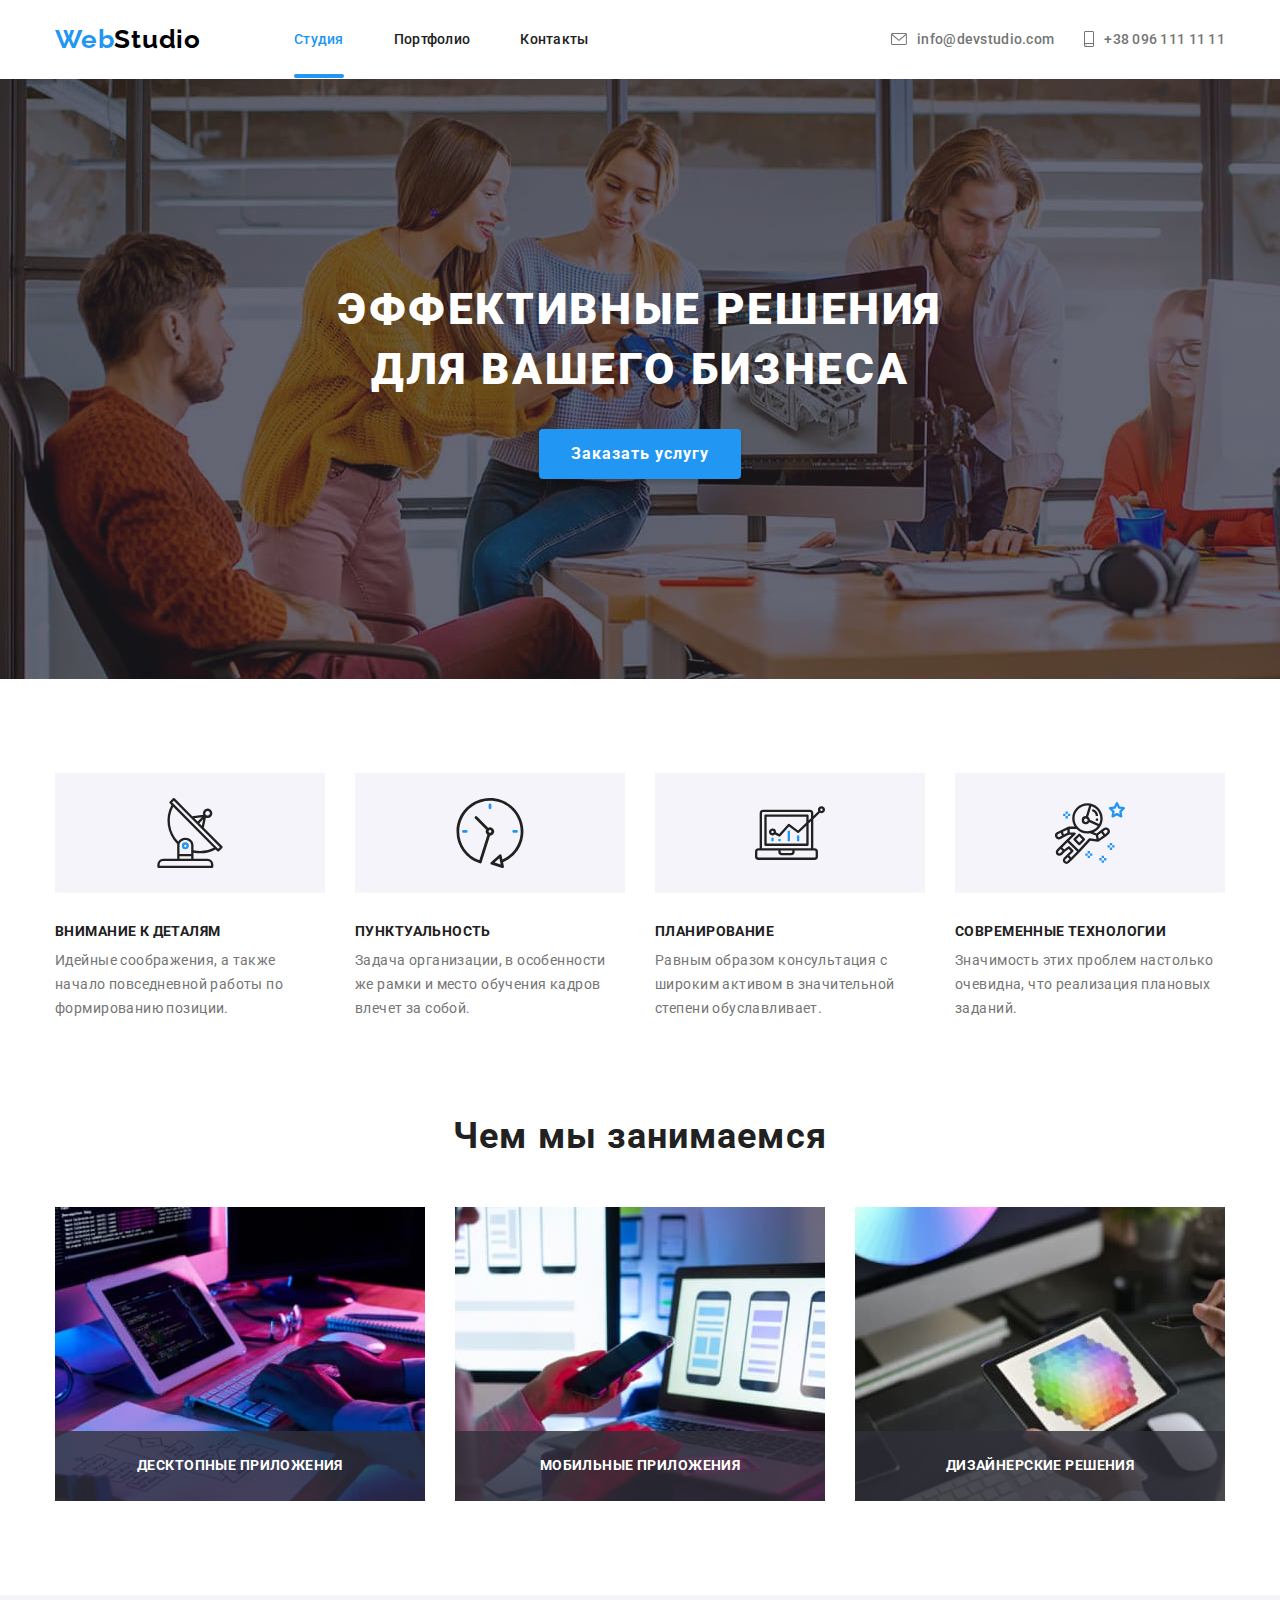
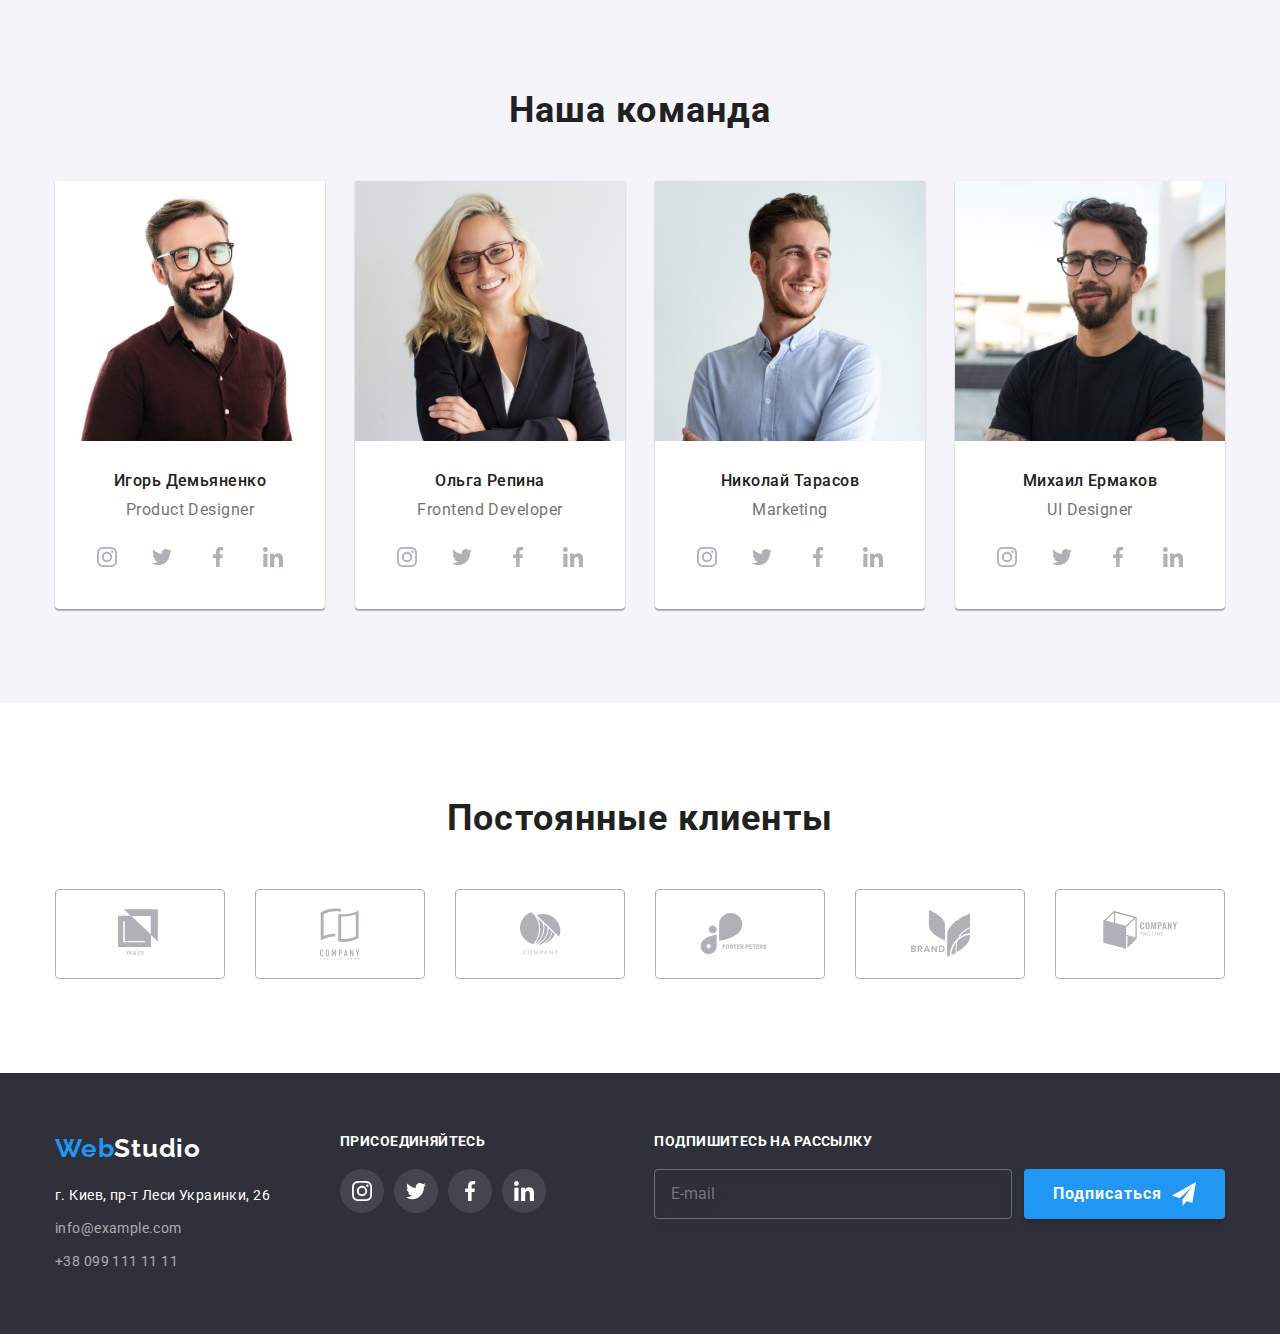
<file: index.html>
<!DOCTYPE html>
<html lang="ru">
  <head>
    <meta charset="UTF-8" />
    <meta name="viewport" content="width=device-width, initial-scale=1.0" />
    <title>Веб Студия</title>
    <link
      rel="stylesheet"
      href="https://cdnjs.cloudflare.com/ajax/libs/modern-normalize/1.0.0/modern-normalize.css"
    />
    <link
      href="https://fonts.googleapis.com/css2?family=Raleway:wght@700&family=Roboto:wght@400;500;700;900&display=swap"
      rel="stylesheet"
    />
    <link rel="stylesheet" href="./css/main.min.css" />
  </head>
  <body>
    <!-- HEADER -->
    <header class="header">
      <div class="container">
        <nav class="navigation">
          <a class="logo link" href="./index.html">
            <span class="logo-web">Web</span
            ><span class="logo-studio">Studio</span>
          </a>
          <ul class="navigation-list list">
            <li class="navigation-list-item">
              <a
                class="navigation-list-link link current-page"
                href="./index.html"
                >Студия</a
              >
            </li>
            <li class="navigation-list-item">
              <a class="navigation-list-link link" href="./portfolio.html"
                >Портфолио</a
              >
            </li>
            <li class="navigation-list-item">
              <a class="navigation-list-link link" href="">Контакты</a>
            </li>
          </ul>
        </nav>
        <address class="address">
          <ul class="address-list list">
            <li class="address-list-item">
              <a
                class="address-list-link link"
                href="mailto:info@devstudio.com"
              >
                <svg class="icon-address-svg" width="16" height="12">
                  <use href="./images/sprite.svg#icon-envelope"></use>
                </svg>
                info@devstudio.com</a
              >
            </li>
            <li class="address-list-item">
              <a class="address-list-link link" href="tel:+380961111111">
                <svg class="icon-address-svg" width="10" height="16">
                  <use href="./images/sprite.svg#icon-tel"></use>
                </svg>
                +38 096 111 11 11</a
              >
            </li>
          </ul>
        </address>
      </div>
    </header>
    <main>
      <!-- HEROE -->
      <section class="heroe">
        <div class="container">
          <h1 class="heroe-title">Эффективные решения для вашего бизнеса</h1>
          <button class="button" type="button" data-modal-open>
            Заказать услугу
          </button>
        </div>
      </section>
      <!-- ADVANTAGES -->
      <section class="advantages">
        <div class="container">
          <h1 class="visually-hidden">Преимущества</h1>
          <ul class="advantages-list list">
            <li class="advantages-list-item icon-antenna">
              <h3 class="advantages-list-subtitle">Внимание к деталям</h3>
              <p class="advantages-list-description">
                Идейные соображения, а также начало повседневной работы по
                формированию позиции.
              </p>
            </li>
            <li class="advantages-list-item icon-clock">
              <h3 class="advantages-list-subtitle">Пунктуальность</h3>
              <p class="advantages-list-description">
                Задача организации, в особенности же рамки и место обучения
                кадров влечет за собой.
              </p>
            </li>
            <li class="advantages-list-item icon-diagram">
              <h3 class="advantages-list-subtitle">Планирование</h3>
              <p class="advantages-list-description">
                Равным образом консультация с широким активом в значительной
                степени обуславливает.
              </p>
            </li>
            <li class="advantages-list-item icon-astronaut">
              <h3 class="advantages-list-subtitle">Современные технологии</h3>
              <p class="advantages-list-description">
                Значимость этих проблем настолько очевидна, что реализация
                плановых заданий.
              </p>
            </li>
          </ul>
        </div>
      </section>
      <!-- SERVICES -->
      <section class="services">
        <div class="container">
          <h2 class="titles">Чем мы занимаемся</h2>
          <ul class="services-list list">
            <li class="services-list-item">
              <img
                class="services-list-img"
                src="./images/services/service1.jpg"
                alt="Верстка сайтов"
                width="370"
                height="294"
              />
              <p class="service-list-description">Десктопные приложения</p>
            </li>
            <li class="services-list-item">
              <img
                class="services-list-img"
                src="./images/services/service2.jpg"
                alt="Создание приложений"
                width="370"
                height="294"
              />
              <p class="service-list-description">Мобильные приложения</p>
            </li>
            <li class="services-list-item">
              <img
                class="services-list-img"
                src="./images/services/service3.jpg"
                alt="Дизайн"
                width="370"
                height="294"
              />
              <p class="service-list-description">Дизайнерские решения</p>
            </li>
          </ul>
        </div>
      </section>
      <!-- TEAM -->
      <section class="team">
        <div class="container">
          <h2 class="titles">Наша команда</h2>
          <ul class="team-list list">
            <li class="team-list-item">
              <img
                class="team-list-img"
                src="./images/team/team1.jpg"
                alt="Игорь Демьяненко"
                width="270"
                height="260"
              />
              <div class="team-list-content">
                <h3 class="team-list-name">Игорь Демьяненко</h3>
                <p class="team-list-position" lang="en">Product Designer</p>
                <ul class="social-list list">
                  <li class="social-list-item">
                    <a class="social-list-link" href="">
                      <svg class="social-list-svg">
                        <use href="./images/sprite.svg#icon-instagram"></use>
                      </svg>
                    </a>
                  </li>
                  <li class="social-list-item">
                    <a class="social-list-link" href="">
                      <svg class="social-list-svg">
                        <use href="./images/sprite.svg#icon-twitter"></use>
                      </svg>
                    </a>
                  </li>
                  <li class="social-list-item">
                    <a class="social-list-link" href="">
                      <svg class="social-list-svg">
                        <use href="./images/sprite.svg#icon-facebook"></use>
                      </svg>
                    </a>
                  </li>
                  <li class="social-list-item">
                    <a class="social-list-link" href="">
                      <svg class="social-list-svg">
                        <use href="./images/sprite.svg#icon-linkedin"></use>
                      </svg>
                    </a>
                  </li>
                </ul>
              </div>
            </li>
            <li class="team-list-item">
              <img
                class="team-list-img"
                src="./images/team/team2.jpg"
                alt="Ольга Репина"
                width="270"
                height="260"
              />
              <div class="team-list-content">
                <h3 class="team-list-name">Ольга Репина</h3>
                <p class="team-list-position" lang="en">Frontend Developer</p>
                <ul class="social-list list">
                  <li class="social-list-item">
                    <a class="social-list-link" href="">
                      <svg class="social-list-svg">
                        <use href="./images/sprite.svg#icon-instagram"></use>
                      </svg>
                    </a>
                  </li>
                  <li class="social-list-item">
                    <a class="social-list-link" href="">
                      <svg class="social-list-svg">
                        <use href="./images/sprite.svg#icon-twitter"></use>
                      </svg>
                    </a>
                  </li>
                  <li class="social-list-item">
                    <a class="social-list-link" href="">
                      <svg class="social-list-svg">
                        <use href="./images/sprite.svg#icon-facebook"></use>
                      </svg>
                    </a>
                  </li>
                  <li class="social-list-item">
                    <a class="social-list-link" href="">
                      <svg class="social-list-svg">
                        <use href="./images/sprite.svg#icon-linkedin"></use>
                      </svg>
                    </a>
                  </li>
                </ul>
              </div>
            </li>
            <li class="team-list-item">
              <img
                class="team-list-img"
                src="./images/team/team3.jpg"
                alt="Николай Тарасов"
                width="270"
                height="260"
              />
              <div class="team-list-content">
                <h3 class="team-list-name">Николай Тарасов</h3>
                <p class="team-list-position" lang="en">Marketing</p>
                <ul class="social-list list">
                  <li class="social-list-item">
                    <a class="social-list-link" href="">
                      <svg class="social-list-svg">
                        <use href="./images/sprite.svg#icon-instagram"></use>
                      </svg>
                    </a>
                  </li>
                  <li class="social-list-item">
                    <a class="social-list-link" href="">
                      <svg class="social-list-svg">
                        <use href="./images/sprite.svg#icon-twitter"></use>
                      </svg>
                    </a>
                  </li>
                  <li class="social-list-item">
                    <a class="social-list-link" href="">
                      <svg class="social-list-svg">
                        <use href="./images/sprite.svg#icon-facebook"></use>
                      </svg>
                    </a>
                  </li>
                  <li class="social-list-item">
                    <a class="social-list-link" href="">
                      <svg class="social-list-svg">
                        <use href="./images/sprite.svg#icon-linkedin"></use>
                      </svg>
                    </a>
                  </li>
                </ul>
              </div>
            </li>
            <li class="team-list-item">
              <img
                class="team-list-img"
                src="./images/team/team4.jpg"
                alt="Михаил Ермаков"
                width="270"
                height="260"
              />
              <div class="team-list-content">
                <h3 class="team-list-name">Михаил Ермаков</h3>
                <p class="team-list-position" lang="en">UI Designer</p>
                <ul class="social-list list">
                  <li class="social-list-item">
                    <a class="social-list-link" href="">
                      <svg class="social-list-svg">
                        <use href="./images/sprite.svg#icon-instagram"></use>
                      </svg>
                    </a>
                  </li>
                  <li class="social-list-item">
                    <a class="social-list-link" href="">
                      <svg class="social-list-svg">
                        <use href="./images/sprite.svg#icon-twitter"></use>
                      </svg>
                    </a>
                  </li>
                  <li class="social-list-item">
                    <a class="social-list-link" href="">
                      <svg class="social-list-svg">
                        <use href="./images/sprite.svg#icon-facebook"></use>
                      </svg>
                    </a>
                  </li>
                  <li class="social-list-item">
                    <a class="social-list-link" href="">
                      <svg class="social-list-svg">
                        <use href="./images/sprite.svg#icon-linkedin"></use>
                      </svg>
                    </a>
                  </li>
                </ul>
              </div>
            </li>
          </ul>
        </div>
      </section>
      <!--CLIENTS-->
      <section class="clients">
        <div class="container">
          <h2 class="titles">Постоянные клиенты</h2>
          <ul class="clients-list list">
            <li>
              <a class="clients-list-link" href="">
                <svg class="clients-list-svg" width="44px" height="49px">
                  <use href="./images/sprite.svg#icon-logo1"></use>
                </svg>
              </a>
            </li>
            <li>
              <a class="clients-list-link" href="">
                <svg class="clients-list-svg" width="40px" height="52px">
                  <use href="./images/sprite.svg#icon-logo2"></use>
                </svg>
              </a>
            </li>
            <li>
              <a class="clients-list-link" href="">
                <svg class="clients-list-svg" width="41px" height="43px">
                  <use href="./images/sprite.svg#icon-logo3"></use>
                </svg>
              </a>
            </li>
            <li>
              <a class="clients-list-link" href="">
                <svg class="clients-list-svg" width="80px" height="42px">
                  <use href="./images/sprite.svg#icon-logo4"></use>
                </svg>
              </a>
            </li>
            <li>
              <a class="clients-list-link" href="">
                <svg class="clients-list-svg" width="59px" height="47px">
                  <use href="./images/sprite.svg#icon-logo5"></use>
                </svg>
              </a>
            </li>
            <li>
              <a class="clients-list-link" href="">
                <svg class="clients-list-svg" width="88px" height="45px">
                  <use href="./images/sprite.svg#icon-logo6"></use>
                </svg>
              </a>
            </li>
          </ul>
        </div>
      </section>
    </main>
    <footer class="footer">
      <div class="container">
        <div class="contact-info">
          <a class="logo link" href="./index.html">
            <span class="logo-web">Web</span
            ><span class="logo-studio">Studio</span>
          </a>
          <address>
            <ul class="footer-list list">
              <li class="footer-list-item">
                <a
                  class="footer-list-street link"
                  href="https://goo.gl/maps/fSy8jkSL7DDg4AmL8"
                  target="_blank"
                  >г. Киев, пр-т Леси Украинки, 26</a
                >
              </li>
              <li class="footer-list-item">
                <a class="footer-list-link link" href="mailto:info@example.com"
                  >info@example.com</a
                >
              </li>
              <li class="footer-list-item">
                <a class="footer-list-link link" href="tel:+380991111111"
                  >+38 099 111 11 11</a
                >
              </li>
            </ul>
          </address>
        </div>
        <div class="social-links">
          <p class="footer-subtitle">присоединяйтесь</p>
          <ul class="social-list list">
            <li class="social-list-item">
              <a class="social-list-link" href="">
                <svg class="social-list-svg">
                  <use href="./images/sprite.svg#icon-instagram"></use>
                </svg>
              </a>
            </li>
            <li class="social-list-item">
              <a class="social-list-link" href="">
                <svg class="social-list-svg">
                  <use href="./images/sprite.svg#icon-twitter"></use>
                </svg>
              </a>
            </li>
            <li class="social-list-item">
              <a class="social-list-link" href="">
                <svg class="social-list-svg">
                  <use href="./images/sprite.svg#icon-facebook"></use>
                </svg>
              </a>
            </li>
            <li class="social-list-item">
              <a class="social-list-link" href="">
                <svg class="social-list-svg">
                  <use href="./images/sprite.svg#icon-linkedin"></use>
                </svg>
              </a>
            </li>
          </ul>
        </div>
        <div class="newsletter">
          <p class="footer-subtitle">Подпишитесь на рассылку</p>
          <form class="newsletter-form">
            <label class="input">
              <input
                type="email"
                class="footer-input"
                name="mail"
                placeholder="E-mail"
              />
            </label>
            <button type="submit" class="button">
              Подписаться
              <svg class="newsletter-svg">
                <use href="./images/sprite.svg#icon-send"></use>
              </svg>
            </button>
          </form>
        </div>
      </div>
    </footer>
    <div class="backdrop is-hidden" data-modal>
      <div class="modal">
        <button type="button" class="close-btn" data-modal-close>
          <svg class="close-btn-svg">
            <use href="./images/sprite.svg#icon-close"></use>
          </svg>
        </button>
        <h2 class="modal-title">Оставьте свои данные, мы вам перезвоним</h2>
        <form action="#" class="modal-form">
          <label class="modal-field">
            Имя
            <span class="modal-form-field-wrapper">
              <input type="text" class="modal-input" name="name" required />
              <svg class="modal-form-icon">
                <use href="./images/sprite.svg#icon-name"></use>
              </svg>
            </span>
          </label>
          <label class="modal-field">
            Телефон
            <span class="modal-form-field-wrapper">
              <input type="tel" class="modal-input" name="tel" required />
              <svg class="modal-form-icon">
                <use href="./images/sprite.svg#icon-phone"></use>
              </svg>
            </span>
          </label>
          <label class="modal-field">
            Почта
            <span class="modal-form-field-wrapper">
              <input type="email" class="modal-input" name="email" required />
              <svg class="modal-form-icon">
                <use href="./images/sprite.svg#icon-email"></use>
              </svg>
            </span>
          </label>
          <label class="modal-field modal-field_message">
            Комментарий
            <textarea
              name="message"
              class="textarea"
              placeholder="Введите текст"
            ></textarea>
          </label>
          <label for="check-policy" class="check-policy-label">
            <input
              type="checkbox"
              class="modal-form-policy visually-hidden"
              id="check-policy"
              name="user-policy"
              value="accept-policy"
            />
            <span class="icon"></span>Соглашаюсь с рассылкой и принимаю&nbsp;
            <a class="modal-form-link" href="#">Условия договора</a>
          </label>
          <button type="submit" class="button">Отправить</button>
        </form>
      </div>
    </div>
    <script src="./js/modal.js"></script>
  </body>
</html>
</file>
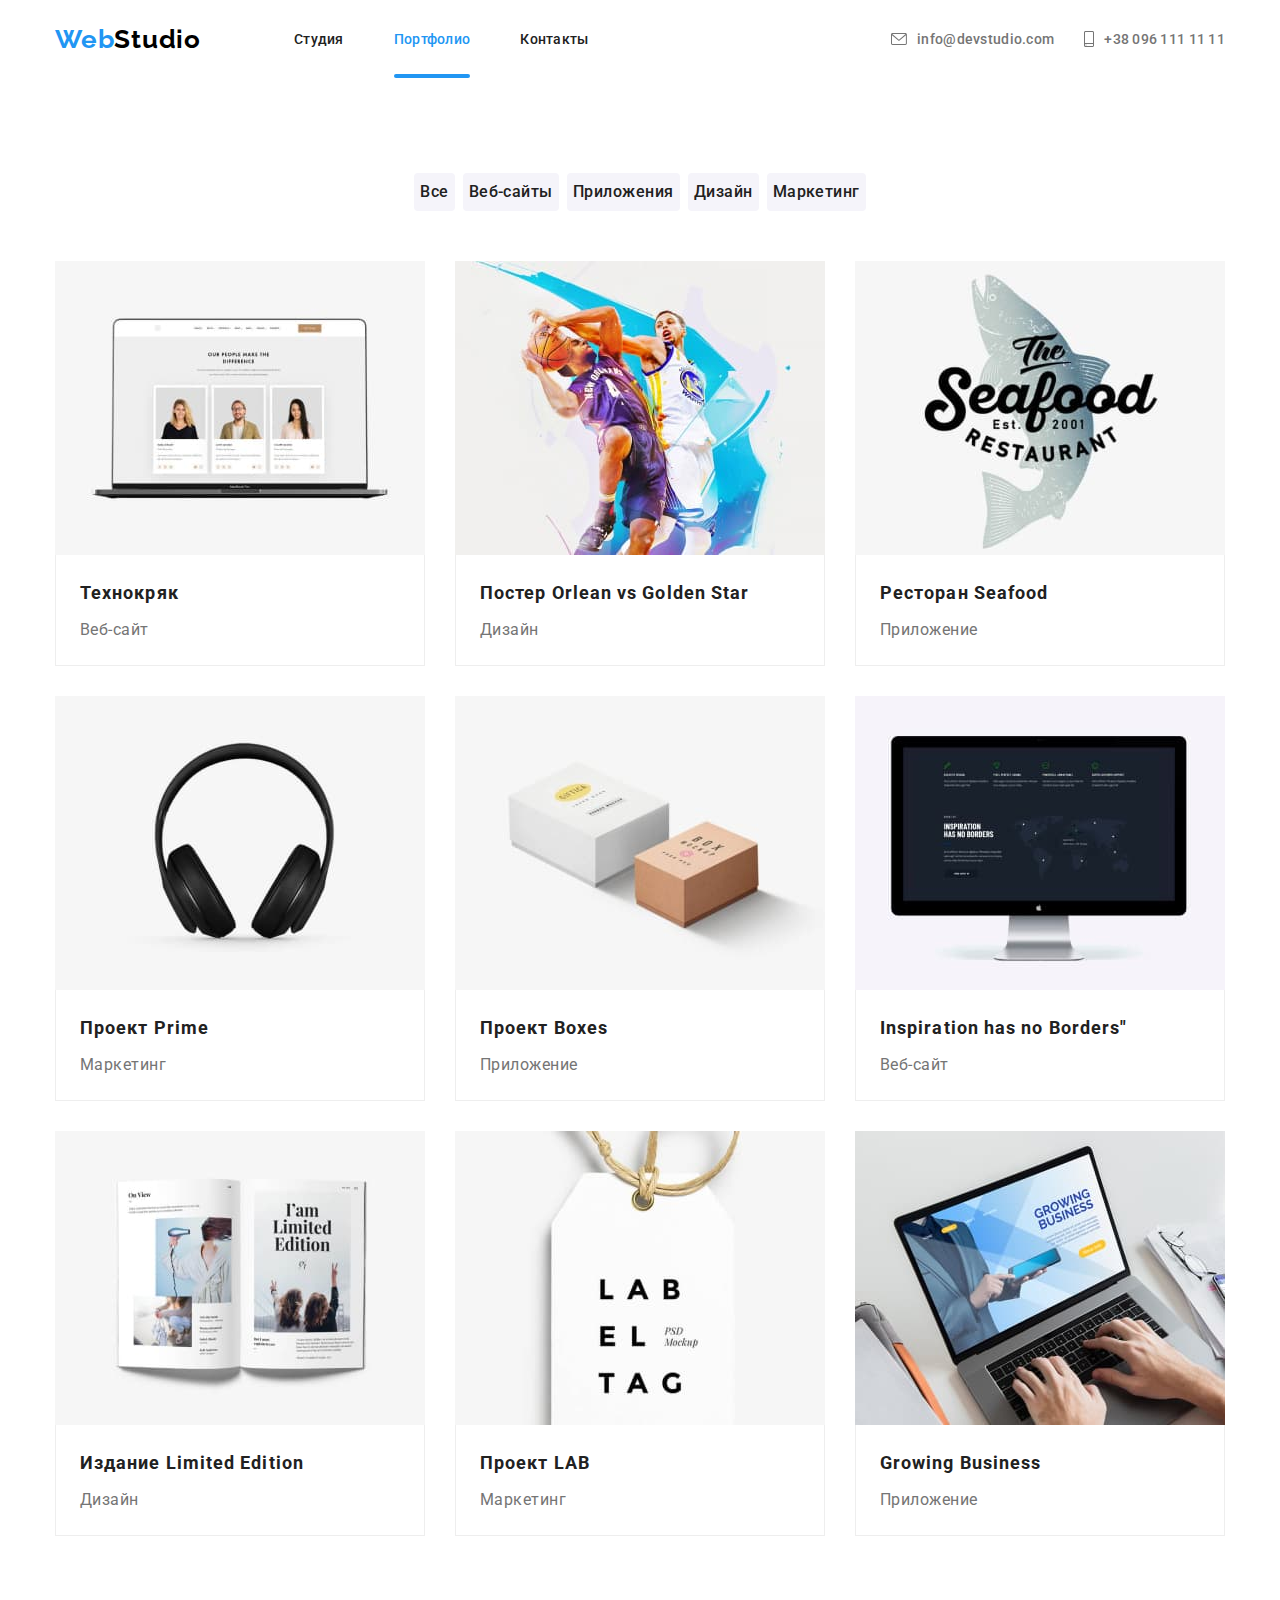
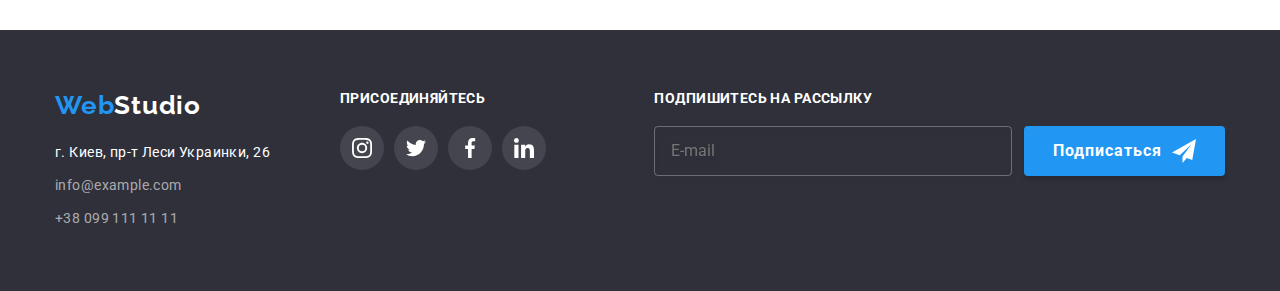
<file: portfolio.html>
<!DOCTYPE html>
<html lang="ru">
  <head>
    <meta charset="UTF-8" />
    <meta name="viewport" content="width=device-width, initial-scale=1.0" />
    <title>Веб Студия</title>
    <link
      rel="stylesheet"
      href="https://cdnjs.cloudflare.com/ajax/libs/modern-normalize/1.0.0/modern-normalize.css"
    />
    <link
      href="https://fonts.googleapis.com/css2?family=Raleway:wght@700&family=Roboto:wght@400;500;700;900&display=swap"
      rel="stylesheet"
    />
    <link rel="stylesheet" href="./css/portfolio.min.css" />
  </head>
  <body>
    <!-- HEADER -->
    <header class="header">
      <div class="container">
        <nav class="navigation">
          <a class="logo link" href="./index.html">
            <span class="logo-web">Web</span
            ><span class="logo-studio">Studio</span>
          </a>
          <ul class="navigation-list list">
            <li class="navigation-list-item">
              <a class="navigation-list-link link" href="./index.html"
                >Студия</a
              >
            </li>
            <li class="navigation-list-item">
              <a
                class="navigation-list-link link current-page"
                href="./portfolio.html"
                >Портфолио</a
              >
            </li>
            <li class="navigation-list-item">
              <a class="navigation-list-link link" href="">Контакты</a>
            </li>
          </ul>
        </nav>
        <address class="address">
          <ul class="address-list list">
            <li class="address-list-item">
              <a
                class="address-list-link link"
                href="mailto:info@devstudio.com"
              >
                <svg class="icon-address-svg" width="16" height="12">
                  <use href="./images/sprite.svg#icon-envelope"></use>
                </svg>
                info@devstudio.com</a
              >
            </li>
            <li class="address-list-item">
              <a class="address-list-link link" href="tel:+380961111111">
                <svg class="icon-address-svg" width="10" height="16">
                  <use href="./images/sprite.svg#icon-tel"></use>
                </svg>
                +38 096 111 11 11</a
              >
            </li>
          </ul>
        </address>
      </div>
    </header>
    <main>
      <section class="portfolio">
        <h1 class="visually-hidden">Works</h1>
        <div class="container">
          <ul class="portfolio-nav-list list">
            <li class="portfolio-nav-list-item">
              <button class="portfolio-btn" type="button">Все</button>
            </li>
            <li class="portfolio-nav-list-item">
              <button class="portfolio-btn" type="button">Веб-сайты</button>
            </li>
            <li class="portfolio-nav-list-item">
              <button class="portfolio-btn" type="button">Приложения</button>
            </li>
            <li class="portfolio-nav-list-item">
              <button class="portfolio-btn" type="button">Дизайн</button>
            </li>
            <li class="portfolio-nav-list-item">
              <button class="portfolio-btn" type="button">Маркетинг</button>
            </li>
          </ul>
          <ul class="portfolio-examples list">
            <li class="portfolio-examples-item">
              <a href="" class="link">
                <div class="examples-wrapper">
                  <img
                    class="portfolio-examples-img"
                    src="./images/works/work1.jpg"
                    alt="Веб-сайт Технокряк"
                    width="370"
                    height="294"
                  />
                  <p class="overlay">
                    Технокряк это современная площадка распространения
                    коронавируса. Компании используют эту платформу для
                    цифрового шпионажа и атак на защищённые сервера конкурентов.
                  </p>
                </div>
                <div class="portfolio-examples-content">
                  <h2 class="portfolio-examples-name">Технокряк</h2>
                  <p class="portfolio-examples-description">Веб-сайт</p>
                </div>
              </a>
            </li>
            <li class="portfolio-examples-item">
              <a href="" class="link">
                <div class="examples-wrapper">
                  <img
                    class="portfolio-examples-img"
                    src="./images/works/work2.jpg"
                    alt="Дизайн Постер New Orlean vs Golden Star"
                    width="370"
                    height="294"
                  />
                  <p class="overlay">
                    Технокряк это современная площадка распространения
                    коронавируса. Компании используют эту платформу для
                    цифрового шпионажа и атак на защищённые сервера конкурентов.
                  </p>
                </div>
                <div class="portfolio-examples-content">
                  <h2 class="portfolio-examples-name">
                    Постер <span lang="en">Orlean vs Golden Star</span>
                  </h2>
                  <p class="portfolio-examples-description">Дизайн</p>
                </div>
              </a>
            </li>
            <li class="portfolio-examples-item">
              <a href="" class="link">
                <div class="examples-wrapper">
                  <img
                    class="portfolio-examples-img"
                    src="./images/works/work3.jpg"
                    alt="Приложение Ресторан Seafood"
                    width="370"
                    height="294"
                  />
                  <p class="overlay">
                    Технокряк это современная площадка распространения
                    коронавируса. Компании используют эту платформу для
                    цифрового шпионажа и атак на защищённые сервера конкурентов.
                  </p>
                </div>
                <div class="portfolio-examples-content">
                  <h2 class="portfolio-examples-name">
                    Ресторан <span lang="en">Seafood</span>
                  </h2>
                  <p class="portfolio-examples-description">Приложение</p>
                </div>
              </a>
            </li>
            <li class="portfolio-examples-item">
              <a href="" class="link">
                <div class="examples-wrapper">
                  <img
                    class="portfolio-examples-img"
                    src="./images/works/work4.jpg"
                    alt="Маркетинг Проект Prime"
                    width="370"
                    height="294"
                  />
                  <p class="overlay">
                    Технокряк это современная площадка распространения
                    коронавируса. Компании используют эту платформу для
                    цифрового шпионажа и атак на защищённые сервера конкурентов.
                  </p>
                </div>
                <div class="portfolio-examples-content">
                  <h2 class="portfolio-examples-name">
                    Проект <span lang="en">Prime</span>
                  </h2>
                  <p class="portfolio-examples-description">Маркетинг</p>
                </div>
              </a>
            </li>
            <li class="portfolio-examples-item">
              <a href="" class="link">
                <div class="examples-wrapper">
                  <img
                    class="portfolio-examples-img"
                    src="./images/works/work5.jpg"
                    alt="Приложение Проект Boxes"
                    width="370"
                    height="294"
                  />
                  <p class="overlay">
                    Технокряк это современная площадка распространения
                    коронавируса. Компании используют эту платформу для
                    цифрового шпионажа и атак на защищённые сервера конкурентов.
                  </p>
                </div>
                <div class="portfolio-examples-content">
                  <h2 class="portfolio-examples-name">Проект Boxes</h2>
                  <p class="portfolio-examples-description">Приложение</p>
                </div>
              </a>
            </li>
            <li class="portfolio-examples-item">
              <a href="" class="link">
                <div class="examples-wrapper">
                  <img
                    class="portfolio-examples-img"
                    src="./images/works/work6.jpg"
                    alt="Веб-сайт Inspiration has no Borders"
                    width="370"
                    height="294"
                  />
                  <p class="overlay">
                    Технокряк это современная площадка распространения
                    коронавируса. Компании используют эту платформу для
                    цифрового шпионажа и атак на защищённые сервера конкурентов.
                  </p>
                </div>
                <div class="portfolio-examples-content">
                  <h2 class="portfolio-examples-name">
                    Inspiration has no Borders"
                  </h2>
                  <p class="portfolio-examples-description">Веб-сайт</p>
                </div>
              </a>
            </li>
            <li class="portfolio-examples-item">
              <a href="" class="link">
                <div class="examples-wrapper">
                  <img
                    class="portfolio-examples-img"
                    src="./images/works/work7.jpg"
                    alt="Дизайн Издание Limited
                    Edition"
                    width="370"
                    height="294"
                  />
                  <p class="overlay">
                    Технокряк это современная площадка распространения
                    коронавируса. Компании используют эту платформу для
                    цифрового шпионажа и атак на защищённые сервера конкурентов.
                  </p>
                </div>
                <div class="portfolio-examples-content">
                  <h2 class="portfolio-examples-name">
                    Издание <span lang="en">Limited Edition</span>
                  </h2>
                  <p class="portfolio-examples-description">Дизайн</p>
                </div>
              </a>
            </li>
            <li class="portfolio-examples-item">
              <a href="" class="link">
                <div class="examples-wrapper">
                  <img
                    class="portfolio-examples-img"
                    src="./images/works/work8.jpg"
                    alt="Маркетинг Проект LAB"
                    width="370"
                    height="294"
                  />
                  <p class="overlay">
                    Технокряк это современная площадка распространения
                    коронавируса. Компании используют эту платформу для
                    цифрового шпионажа и атак на защищённые сервера конкурентов.
                  </p>
                </div>
                <div class="portfolio-examples-content">
                  <h2 class="portfolio-examples-name">
                    Проект <span lang="en">LAB</span>
                  </h2>
                  <p class="portfolio-examples-description">Маркетинг</p>
                </div>
              </a>
            </li>
            <li class="portfolio-examples-item">
              <a href="" class="link">
                <div class="examples-wrapper">
                  <img
                    class="portfolio-examples-img"
                    src="./images/works/work9.jpg"
                    alt="Приложение Growing Business"
                    width="370"
                    height="294"
                  />
                  <p class="overlay">
                    Технокряк это современная площадка распространения
                    коронавируса. Компании используют эту платформу для
                    цифрового шпионажа и атак на защищённые сервера конкурентов.
                  </p>
                </div>
                <div class="portfolio-examples-content">
                  <h2 class="portfolio-examples-name" lang="en">
                    Growing Business
                  </h2>
                  <p class="portfolio-examples-description">Приложение</p>
                </div>
              </a>
            </li>
          </ul>
        </div>
      </section>
    </main>
    <footer class="footer">
      <div class="container">
        <div class="contact-info">
          <a class="logo link" href="./index.html">
            <span class="logo-web">Web</span
            ><span class="logo-studio">Studio</span>
          </a>
          <address>
            <ul class="footer-list list">
              <li class="footer-list-item">
                <a
                  class="footer-list-street link"
                  href="https://goo.gl/maps/fSy8jkSL7DDg4AmL8"
                  target="_blank"
                  >г. Киев, пр-т Леси Украинки, 26</a
                >
              </li>
              <li class="footer-list-item">
                <a class="footer-list-link link" href="mailto:info@example.com"
                  >info@example.com</a
                >
              </li>
              <li class="footer-list-item">
                <a class="footer-list-link link" href="tel:+380991111111"
                  >+38 099 111 11 11</a
                >
              </li>
            </ul>
          </address>
        </div>
        <div class="social-links">
          <p class="footer-subtitle">присоединяйтесь</p>
          <ul class="social-list list">
            <li class="social-list-item">
              <a class="social-list-link" href="">
                <svg class="social-list-svg">
                  <use href="./images/sprite.svg#icon-instagram"></use>
                </svg>
              </a>
            </li>
            <li class="social-list-item">
              <a class="social-list-link" href="">
                <svg class="social-list-svg">
                  <use href="./images/sprite.svg#icon-twitter"></use>
                </svg>
              </a>
            </li>
            <li class="social-list-item">
              <a class="social-list-link" href="">
                <svg class="social-list-svg">
                  <use href="./images/sprite.svg#icon-facebook"></use>
                </svg>
              </a>
            </li>
            <li class="social-list-item">
              <a class="social-list-link" href="">
                <svg class="social-list-svg">
                  <use href="./images/sprite.svg#icon-linkedin"></use>
                </svg>
              </a>
            </li>
          </ul>
        </div>
        <div class="newsletter">
          <p class="footer-subtitle">Подпишитесь на рассылку</p>
          <form class="newsletter-form">
            <label class="input">
              <input
                type="email"
                class="footer-input"
                name="mail"
                placeholder="E-mail"
              />
            </label>
            <button type="submit" class="button">
              Подписаться
              <svg class="newsletter-svg">
                <use href="./images/sprite.svg#icon-send"></use>
              </svg>
            </button>
          </form>
        </div>
      </div>
    </footer>
  </body>
</html>
</file>
<file: css/main.min.css>
.visually-hidden{position:absolute !important;clip:rect(1px 1px 1px 1px);clip:rect(1px, 1px, 1px, 1px);padding:0 !important;border:0 !important;height:1px !important;width:1px !important;overflow:hidden}*,*::before,*::after{margin:0;padding:0}body{font-family:"Roboto",san-serif;font-style:normal}.list{list-style:none}.link{text-decoration:none}img{display:block}.container{width:1200px;padding:0 15px;margin:0 auto}.button{display:inline-block;font-weight:700;font-size:16px;line-height:1.875;letter-spacing:0.06em;color:#fff;padding:10px 32px;min-width:200px;height:50px;background-color:#2196f3;border-style:none;box-shadow:0px 4px 4px rgba(0,0,0,0.15);border-radius:4px;cursor:pointer;transition:background-color 250ms cubic-bezier(0.4, 0, 0.2, 1)}.button:hover,.button:focus{background-color:#188ce8}.logo{font-family:"Raleway",san-serif;font-weight:700;font-size:26px;line-height:1.192;letter-spacing:0.03em}.logo-web{color:#2196f3}.logo-studio{color:#000000}.titles{margin-bottom:50px;font-weight:700;font-size:36px;line-height:1.167;text-align:center;letter-spacing:0.03em;color:#212121}.backdrop{position:fixed;top:0;left:0;width:100%;height:100%;background-color:rgba(0,0,0,0.2);transition:all 500ms cubic-bezier(0.4, 0, 0.2, 1)}.backdrop.is-hidden{opacity:0;visibility:hidden;pointer-events:none;transition:all 500ms cubic-bezier(0.4, 0, 0.2, 1) 500ms}.backdrop.is-hidden .modal{transform:translate(-50%, -50%) scale(0);transition:transform 500ms cubic-bezier(0.4, 0, 0.2, 1)}.modal{position:absolute;top:50%;left:50%;transform:translate(-50%, -50%) scale(1) rotate(360deg);padding:40px;width:528px;height:581px;background-color:#fff;box-shadow:0px 1px 3px rgba(0,0,0,0.12),0px 1px 1px rgba(0,0,0,0.14),0px 2px 1px rgba(0,0,0,0.2);border-radius:4px;transition:transform 500ms cubic-bezier(0.4, 0, 0.2, 1) 250ms}.close-btn{position:absolute;top:8px;right:8px;display:flex;align-items:center;justify-content:center;width:30px;height:30px;border-radius:50%;border:1px solid rgba(0,0,0,0.1);background-color:#fff;cursor:pointer}.close-btn-svg{width:11px;height:11px;fill:#000000}.modal-title{margin-bottom:12px;font-weight:700;font-size:20px;line-height:1.15;text-align:center;letter-spacing:0.03em;color:#212121}.modal-form{text-align:center}.modal-field,.modal-field-message{display:block;margin-bottom:10px;text-align:start;font-weight:400;font-size:12px;line-height:1.17;letter-spacing:0.01em;color:#757575}.modal-field-message{margin-bottom:20px}.modal-form-field-wrapper{display:block;margin-top:4px;position:relative}.modal-input{padding-left:42px;width:100%;height:40px;border:1px solid rgba(33,33,33,0.2);border-radius:4px;transition:border-color 250ms cubic-bezier(0.4, 0, 0.2, 1)}.textarea{margin-top:4px;padding:12px 16px;width:100%;height:120px;resize:none;border:1px solid rgba(33,33,33,0.2);border-radius:4px}.textarea::placeholder{color:rgba(117,117,117,0.5)}.modal-input:focus,.textarea:focus{outline:none;border-color:#2196f3}.modal-form-icon{position:absolute;top:50%;left:12px;transform:translateY(-50%);width:18px;height:18px;fill:#212121;transition:fill 250ms cubic-bezier(0.4, 0, 0.2, 1)}.modal-input:focus+.modal-form-icon{fill:#2196f3}.check-policy-label{display:flex;align-items:center;justify-content:center;margin-bottom:30px;font-weight:400;font-size:14px;line-height:1.71;letter-spacing:0.03em;color:#757575}.icon{content:"";display:inline-block;margin-right:7px;width:16px;height:15px;border:2px solid #212121;border-radius:2px}.modal-form-policy:checked+.icon{border-color:#2196f3;background-color:#2196f3;background-image:url(../images/checkbox.svg);background-size:contain;background-origin:border-box}.modal-form-link{text-decoration:underline;color:#2196f3}.social-list{display:flex;justify-content:space-between}.social-list-link{display:flex;align-items:center;justify-content:center;width:44px;height:44px;border-radius:50%;background-color:#ffffff;transition:background-color 250ms cubic-bezier(0.4, 0, 0.2, 1)}.social-list-svg{width:20px;height:20px;fill:#afb1b8;transition:fill 250ms cubic-bezier(0.4, 0, 0.2, 1)}.social-list-link:hover,.social-list-link:focus{background-color:#2196f3}.social-list-link:hover .social-list-svg,.social-list-link:focus .social-list-svg{fill:#ffffff}.header{padding:24px}.header .container{display:flex;align-items:center}.header .navigation{display:flex}.navigation-list{display:flex;align-items:center}.header .address{margin-left:auto}.address-list{display:flex}.header .logo{margin-right:93px}.navigation-list-item:not(:last-child){margin-right:50px}.address-list-item:not(:last-child){margin-right:30px}.navigation-list-link{position:relative;padding-top:31px;padding-bottom:31px;font-family:"Roboto",san-serif;font-weight:500;font-size:14px;line-height:1.143;letter-spacing:0.02em;color:#212121;transition:color 250ms cubic-bezier(0.4, 0, 0.2, 1)}.current-page{color:#2196f3}.current-page::after{position:absolute;bottom:0;content:"";display:block;width:100%;height:4px;border-radius:2px;background-color:#2196f3}.address-list-link{display:flex;align-items:center;font-style:normal;font-weight:500;font-size:14px;line-height:1.143;letter-spacing:0.02em;color:#757575;transition:color 250ms cubic-bezier(0.4, 0, 0.2, 1)}.navigation-list-link:hover,.navigation-list-link:focus,.address-list-link:hover,.address-list-link:focus{color:#2196f3}.logo:focus{font-family:"Raleway",san-serif}.icon-address-svg{margin-right:10px;fill:#757575;transition:fill 250ms cubic-bezier(0.4, 0, 0.2, 1)}.address-list-link:hover .icon-address-svg,.address-list-link:focus .icon-address-svg{fill:#2196f3}.heroe{background-color:#2f303a;background-image:linear-gradient(rgba(47,48,58,0.4), rgba(47,48,58,0.4)),url(../images/bg.jpg);background-repeat:no-repeat;background-size:cover;max-width:1600px;margin-left:auto;margin-right:auto;text-align:center}.heroe .container{padding-top:200px;padding-bottom:200px;padding-left:250px;padding-right:250px}.heroe-title{margin-bottom:30px;font-weight:900;font-size:44px;line-height:1.364;letter-spacing:0.06em;text-transform:uppercase;color:#fff}.advantages{padding-top:94px;padding-bottom:94px}.advantages-list{display:flex}.advantages-list-item:not(:last-child){margin-right:30px}.advantages-list-subtitle{margin-bottom:10px;font-weight:700;font-size:14px;line-height:1.143;letter-spacing:0.03em;text-transform:uppercase;color:#212121}.advantages-list-description{width:270px;font-weight:400;font-size:14px;line-height:1.714;letter-spacing:0.03em;color:#757575}.advantages-list-item::before{display:block;margin-bottom:30px;content:"";height:120px;background-color:#f5f4fa;background-repeat:no-repeat;background-position:center}.advantages-list-item.icon-antenna::before{background-image:url(../images/advantages/antenna.svg)}.advantages-list-item.icon-clock::before{background-image:url(../images/advantages/clock.svg)}.advantages-list-item.icon-diagram::before{background-image:url(../images/advantages/diagram.svg)}.advantages-list-item.icon-astronaut::before{background-image:url(../images/advantages/astronaut.svg)}.services{padding-bottom:94px}.services-list{display:flex;justify-content:space-between}.services-list-item{position:relative}.service-list-description{position:absolute;bottom:0;padding-top:27px;padding-bottom:27px;width:100%;font-weight:700;font-size:14px;line-height:1.14;text-align:center;letter-spacing:0.03em;text-transform:uppercase;color:#ffffff;background-color:rgba(47,48,58,0.8)}.team{background-color:#f5f4fa}.team .container{padding-top:94px;padding-bottom:94px}.team-list{display:flex;justify-content:space-between}.team-list-item{background:#ffffff;box-shadow:0px 1px 3px rgba(0,0,0,0.12),0px 1px 1px rgba(0,0,0,0.14),0px 2px 1px rgba(0,0,0,0.2);border-radius:0px 0px 4px 4px}.team-list-content{padding:30px}.team-list-name{margin-bottom:10px}.team-list-name{font-weight:500;font-size:16px;line-height:1.188;text-align:center;letter-spacing:0.03em;color:#212121}.team-list-position{margin-bottom:16px;font-weight:400;font-size:16px;line-height:1.188;text-align:center;letter-spacing:0.03em;color:#757575}.clients .container{padding-top:94px;padding-bottom:94px}.clients-list{display:flex;justify-content:space-between}.clients-list-link{display:flex;align-items:center;justify-content:center;width:170px;height:90px;border:1px solid #afb1b8;border-radius:4px;transition:border-color 250ms cubic-bezier(0.4, 0, 0.2, 1)}.clients-list-svg{fill:#afb1b8;transition:fill 250ms cubic-bezier(0.4, 0, 0.2, 1)}.clients-list-link:hover,.clients-list-link:focus{border-color:#2196f3}.clients-list-link:hover .clients-list-svg,.clients-list-link:focus .clients-list-svg{fill:#2196f3}.footer{background-color:#2f303a}.footer .container{padding-top:60px;padding-bottom:60px}.footer .logo{display:block;margin-bottom:20px}.footer .logo-studio{color:#fff}.footer-list-item:not(:last-child){margin-bottom:9px}.footer-list-street{font-style:normal;font-weight:400;font-size:14px;line-height:1.714;letter-spacing:0.03em;color:#fff}.footer-list-link{font-style:normal;font-weight:400;font-size:14px;line-height:1.714;letter-spacing:0.03em;color:rgba(255,255,255,0.6)}.footer-list-street:focus,.footer-list-link:focus{font-style:normal}.footer>.container{display:flex}.contact-info{margin-right:70px}.footer-subtitle{margin-bottom:20px;font-weight:700;font-size:14px;line-height:1.143;letter-spacing:0.03em;text-transform:uppercase;color:#fff}.social-list-item:not(:last-child){margin-right:10px}.footer .social-list-link{background-color:rgba(255,255,255,0.1)}.social-list-link:hover,.social-list-link:focus{background-color:#2196f3}.footer .social-list-svg{fill:#fff}.newsletter-form{display:flex}.newsletter{margin-left:auto}.input{display:inline-block}.footer-input{margin-right:12px;padding-left:16px;padding-top:15px;padding-bottom:15px;width:358px;height:50px;border:1px solid rgba(255,255,255,0.3);filter:drop-shadow(0px 4px 4px rgba(0,0,0,0.15));border-radius:4px;background-color:transparent}.newsletter .button{display:inline-flex;align-items:center;padding-left:29px;padding-right:29px;text-align:center}.newsletter-svg{margin-left:10px;width:24px;height:24px}
/*# sourceMappingURL=main.min.css.map */
</file>
<file: css/portfolio.min.css>
.visually-hidden{position:absolute !important;clip:rect(1px 1px 1px 1px);clip:rect(1px, 1px, 1px, 1px);padding:0 !important;border:0 !important;height:1px !important;width:1px !important;overflow:hidden}*,*::before,*::after{margin:0;padding:0}body{font-family:"Roboto",san-serif;font-style:normal}.list{list-style:none}.link{text-decoration:none}img{display:block}.container{width:1200px;padding:0 15px;margin:0 auto}.button{display:inline-block;font-weight:700;font-size:16px;line-height:1.875;letter-spacing:0.06em;color:#fff;padding:10px 32px;min-width:200px;height:50px;background-color:#2196f3;border-style:none;box-shadow:0px 4px 4px rgba(0,0,0,0.15);border-radius:4px;cursor:pointer;transition:background-color 250ms cubic-bezier(0.4, 0, 0.2, 1)}.button:hover,.button:focus{background-color:#188ce8}.logo{font-family:"Raleway",san-serif;font-weight:700;font-size:26px;line-height:1.192;letter-spacing:0.03em}.logo-web{color:#2196f3}.logo-studio{color:#000000}.titles{margin-bottom:50px;font-weight:700;font-size:36px;line-height:1.167;text-align:center;letter-spacing:0.03em;color:#212121}.social-list{display:flex;justify-content:space-between}.social-list-link{display:flex;align-items:center;justify-content:center;width:44px;height:44px;border-radius:50%;background-color:#ffffff;transition:background-color 250ms cubic-bezier(0.4, 0, 0.2, 1)}.social-list-svg{width:20px;height:20px;fill:#afb1b8;transition:fill 250ms cubic-bezier(0.4, 0, 0.2, 1)}.social-list-link:hover,.social-list-link:focus{background-color:#2196f3}.social-list-link:hover .social-list-svg,.social-list-link:focus .social-list-svg{fill:#ffffff}.header{padding:24px}.header .container{display:flex;align-items:center}.header .navigation{display:flex}.navigation-list{display:flex;align-items:center}.header .address{margin-left:auto}.address-list{display:flex}.header .logo{margin-right:93px}.navigation-list-item:not(:last-child){margin-right:50px}.address-list-item:not(:last-child){margin-right:30px}.navigation-list-link{position:relative;padding-top:31px;padding-bottom:31px;font-family:"Roboto",san-serif;font-weight:500;font-size:14px;line-height:1.143;letter-spacing:0.02em;color:#212121;transition:color 250ms cubic-bezier(0.4, 0, 0.2, 1)}.current-page{color:#2196f3}.current-page::after{position:absolute;bottom:0;content:"";display:block;width:100%;height:4px;border-radius:2px;background-color:#2196f3}.address-list-link{display:flex;align-items:center;font-style:normal;font-weight:500;font-size:14px;line-height:1.143;letter-spacing:0.02em;color:#757575;transition:color 250ms cubic-bezier(0.4, 0, 0.2, 1)}.navigation-list-link:hover,.navigation-list-link:focus,.address-list-link:hover,.address-list-link:focus{color:#2196f3}.logo:focus{font-family:"Raleway",san-serif}.icon-address-svg{margin-right:10px;fill:#757575;transition:fill 250ms cubic-bezier(0.4, 0, 0.2, 1)}.address-list-link:hover .icon-address-svg,.address-list-link:focus .icon-address-svg{fill:#2196f3}.portfolio{padding-top:94px;padding-bottom:94px}.portfolio-nav-list{display:flex;justify-content:center;margin-bottom:50px}.portfolio-nav-list-item:not(:last-child){margin-right:8px}.portfolio-btn{background:#f5f4fa;border-radius:4px;padding:6px;font-family:"Roboto",san-serif;font-weight:500;font-size:16px;line-height:1.625;text-align:center;letter-spacing:0.03em;background:#f5f4fa;border-style:none;color:#212121;cursor:pointer;transition:color 250ms cubic-bezier(0.4, 0, 0.2, 1),background-color 250ms cubic-bezier(0.4, 0, 0.2, 1)}.portfolio-btn:hover,.portfolio-btn:focus{color:#fff;background-color:#2196f3}.portfolio-examples{display:flex;flex-wrap:wrap}.portfolio-examples-item:not(:nth-last-child(-n+3)){margin-bottom:30px}.portfolio-examples-content{padding:20px 24px;border-bottom:1px solid #eeeeee;border-left:1px solid #eeeeee;border-right:1px solid #eeeeee}.portfolio-examples-name{margin-bottom:4px}.portfolio-examples-item{transition:box-shadow 250ms cubic-bezier(0.4, 0, 0.2, 1)}.portfolio-examples-item:not(:nth-child(3n)){margin-right:30px}.portfolio-examples-name{font-weight:700;font-size:18px;line-height:2;letter-spacing:0.06em;color:#212121}.portfolio-examples-description{font-weight:400;font-size:16px;line-height:1.875;letter-spacing:0.03em;color:#757575}.portfolio-examples-item:hover{box-shadow:0px 1px 1px rgba(0,0,0,0.12),0px 4px 4px rgba(0,0,0,0.06),1px 4px 6px rgba(0,0,0,0.16)}.portfolio-examples-item:hover .overlay{transform:translateY(0%)}.examples-wrapper{position:relative;overflow:hidden}.overlay{position:absolute;top:0;left:0;width:100%;height:100%;padding-top:63px;padding-bottom:63px;padding-right:24px;padding-left:24px;font-weight:400;font-size:18px;line-height:1.56;letter-spacing:0.03em;color:#ffffff;background-color:rgba(33,150,243,0.9);transform:translateY(101%);transition:transform 250ms cubic-bezier(0.4, 0, 0.2, 1)}.footer{background-color:#2f303a}.footer .container{padding-top:60px;padding-bottom:60px}.footer .logo{display:block;margin-bottom:20px}.footer .logo-studio{color:#fff}.footer-list-item:not(:last-child){margin-bottom:9px}.footer-list-street{font-style:normal;font-weight:400;font-size:14px;line-height:1.714;letter-spacing:0.03em;color:#fff}.footer-list-link{font-style:normal;font-weight:400;font-size:14px;line-height:1.714;letter-spacing:0.03em;color:rgba(255,255,255,0.6)}.footer-list-street:focus,.footer-list-link:focus{font-style:normal}.footer>.container{display:flex}.contact-info{margin-right:70px}.footer-subtitle{margin-bottom:20px;font-weight:700;font-size:14px;line-height:1.143;letter-spacing:0.03em;text-transform:uppercase;color:#fff}.social-list-item:not(:last-child){margin-right:10px}.footer .social-list-link{background-color:rgba(255,255,255,0.1)}.social-list-link:hover,.social-list-link:focus{background-color:#2196f3}.footer .social-list-svg{fill:#fff}.newsletter-form{display:flex}.newsletter{margin-left:auto}.input{display:inline-block}.footer-input{margin-right:12px;padding-left:16px;padding-top:15px;padding-bottom:15px;width:358px;height:50px;border:1px solid rgba(255,255,255,0.3);filter:drop-shadow(0px 4px 4px rgba(0,0,0,0.15));border-radius:4px;background-color:transparent}.newsletter .button{display:inline-flex;align-items:center;padding-left:29px;padding-right:29px;text-align:center}.newsletter-svg{margin-left:10px;width:24px;height:24px}
/*# sourceMappingURL=portfolio.min.css.map */
</file>
